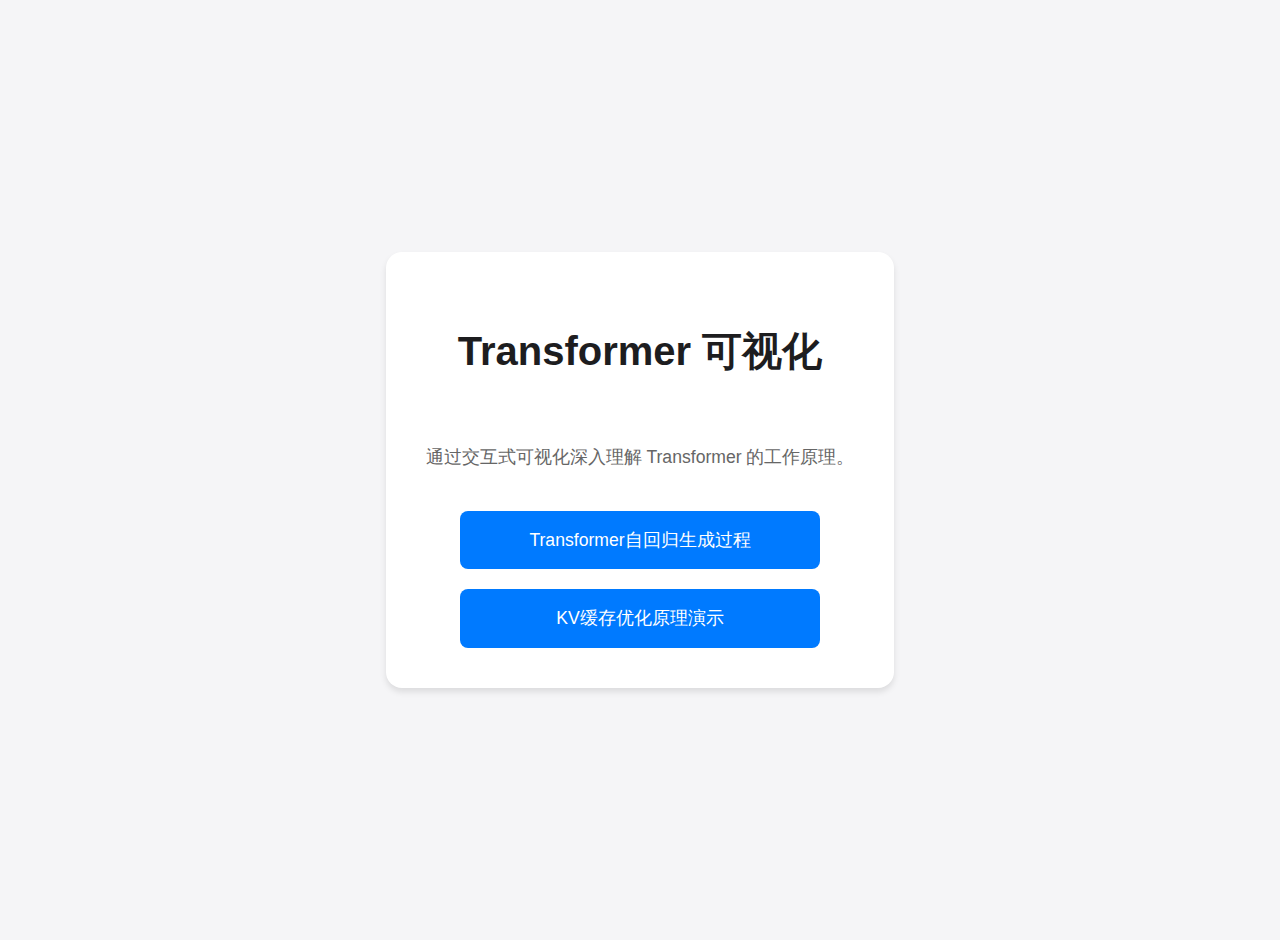
<file: index.html>
<!DOCTYPE html>
<html lang="zh">
<head>
    <meta charset="UTF-8">
    <meta name="viewport" content="width=device-width, initial-scale=1.0">
    <title>Transformer 可视化</title>
    <style>
        :root {
            --primary-color: #007AFF;
            --background-color: #F5F5F7;
            --text-color: #1D1D1F;
        }

        body {
            font-family: -apple-system, BlinkMacSystemFont, "Segoe UI", Roboto, sans-serif;
            margin: 0;
            padding: 20px;
            background-color: var(--background-color);
            color: var(--text-color);
            line-height: 1.6;
            min-height: 100vh;
            display: flex;
            align-items: center;
            justify-content: center;
        }

        .container {
            max-width: 800px;
            margin: 0 auto;
            padding: 40px;
            background: white;
            border-radius: 16px;
            box-shadow: 0 4px 6px rgba(0,0,0,0.1);
            text-align: center;
        }

        h1 {
            color: var(--text-color);
            margin-bottom: 1.5em;
            font-size: 2.5em;
        }

        .nav-buttons {
            display: flex;
            flex-direction: column;
            gap: 20px;
            justify-content: center;
            margin-top: 40px;
            align-items: center;
        }

        .nav-button {
            background-color: var(--primary-color);
            color: white;
            border: none;
            padding: 15px 30px;
            border-radius: 8px;
            font-size: 1.1em;
            cursor: pointer;
            transition: transform 0.3s ease, box-shadow 0.3s ease;
            text-decoration: none;
            display: flex;
            align-items: center;
            gap: 10px;
            width: 300px;
            justify-content: center;
        }

        .nav-button:hover {
            transform: translateY(-2px);
            box-shadow: 0 4px 12px rgba(0,122,255,0.2);
        }

        .description {
            margin: 20px 0;
            color: #666;
            font-size: 1.1em;
            max-width: 600px;
            margin: 0 auto;
            line-height: 1.6;
        }
    </style>
</head>
<body>
    <div class="container">
        <h1>Transformer 可视化</h1>
        <p class="description">
            通过交互式可视化深入理解 Transformer 的工作原理。
        </p>
        <div class="nav-buttons">
            <a href="transformer_autoregressive.html" class="nav-button">
                Transformer自回归生成过程
            </a>
            <a href="kv_cache_demo.html" class="nav-button">
                KV缓存优化原理演示
            </a>
        </div>
    </div>
</body>
</html>
</file>
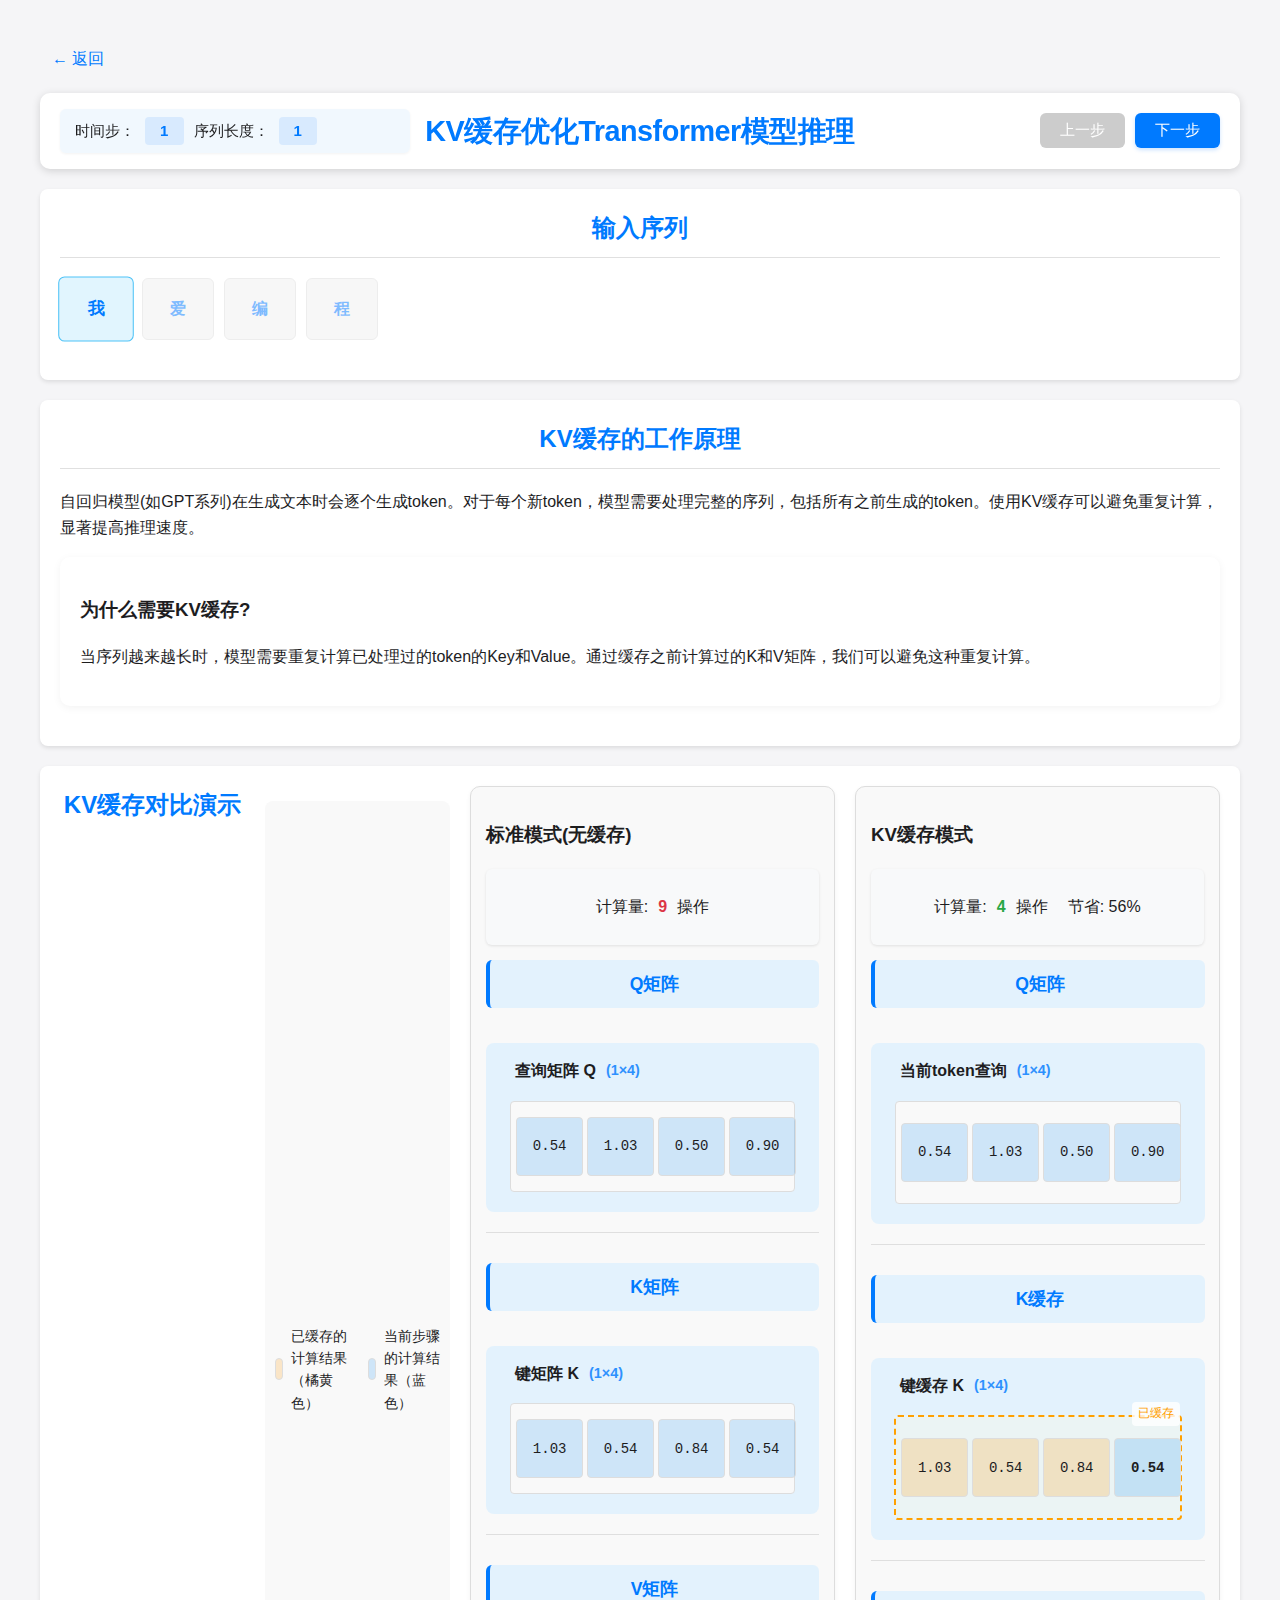
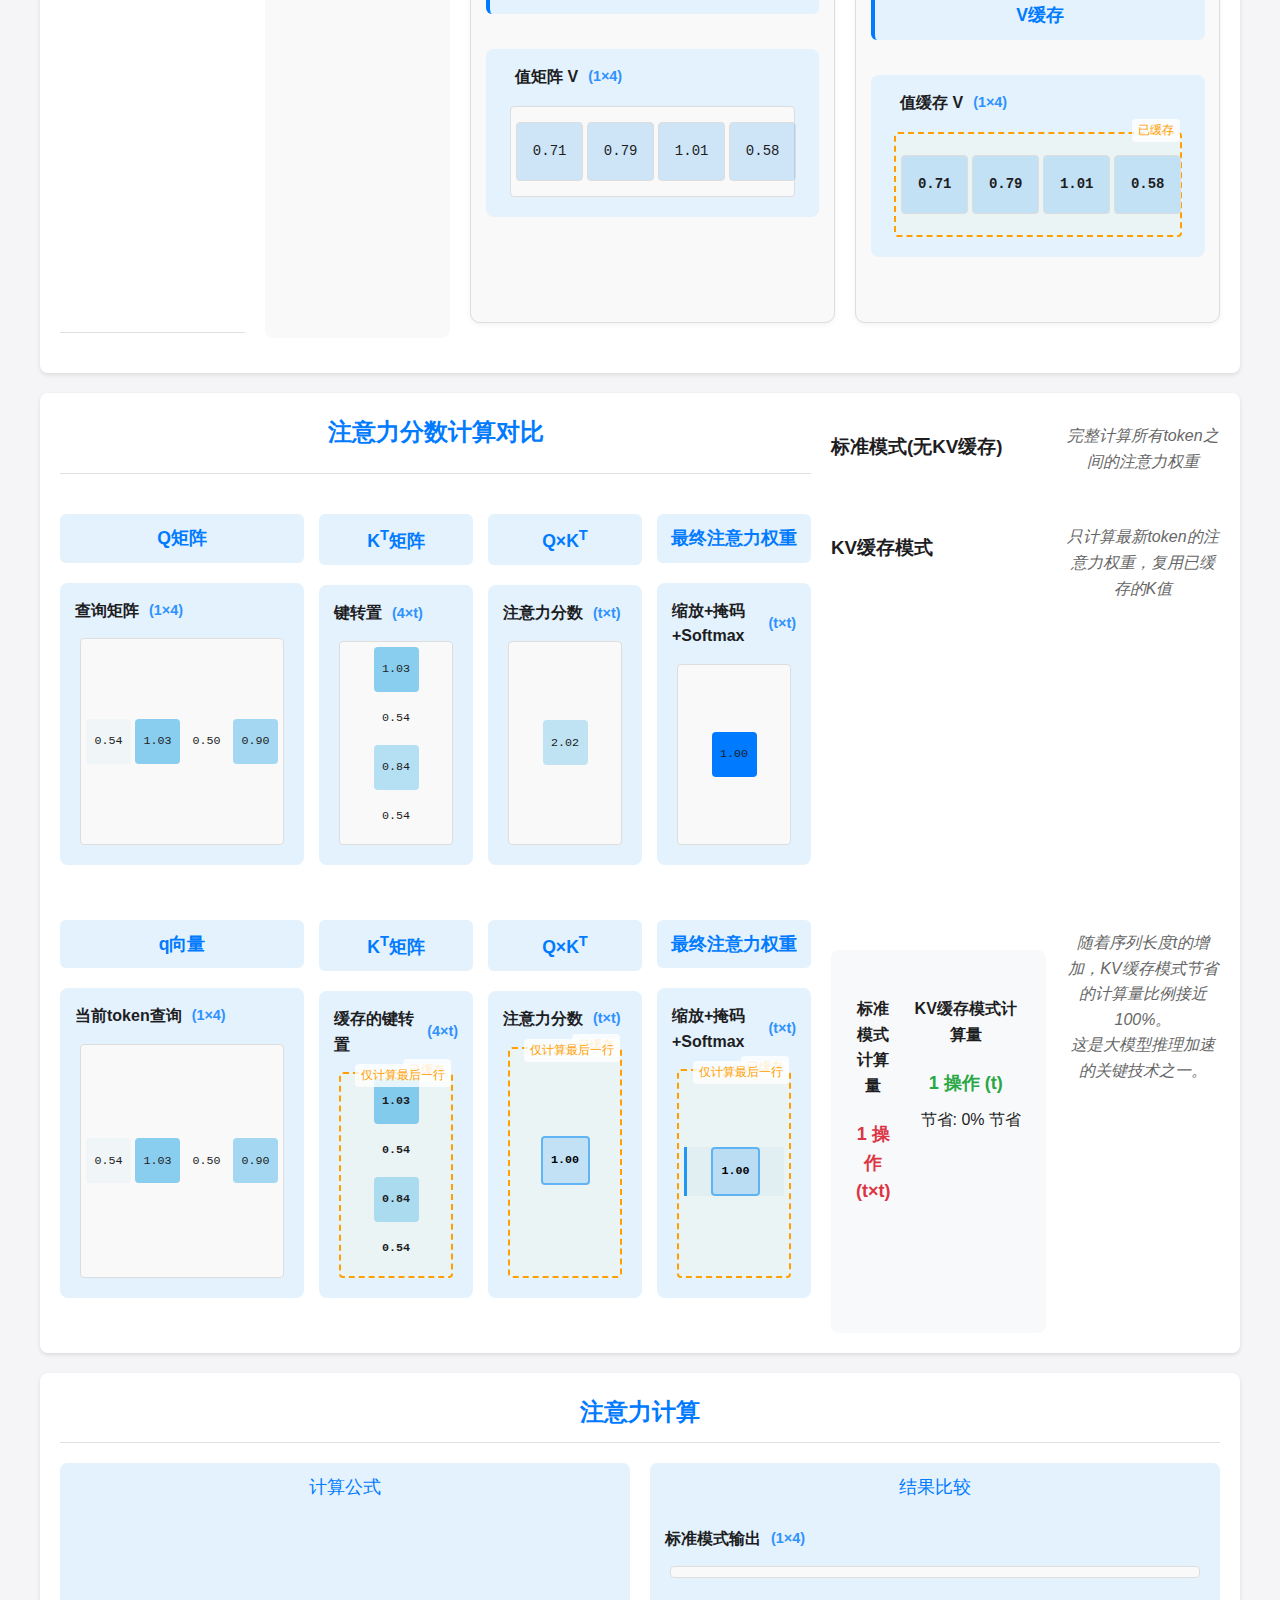
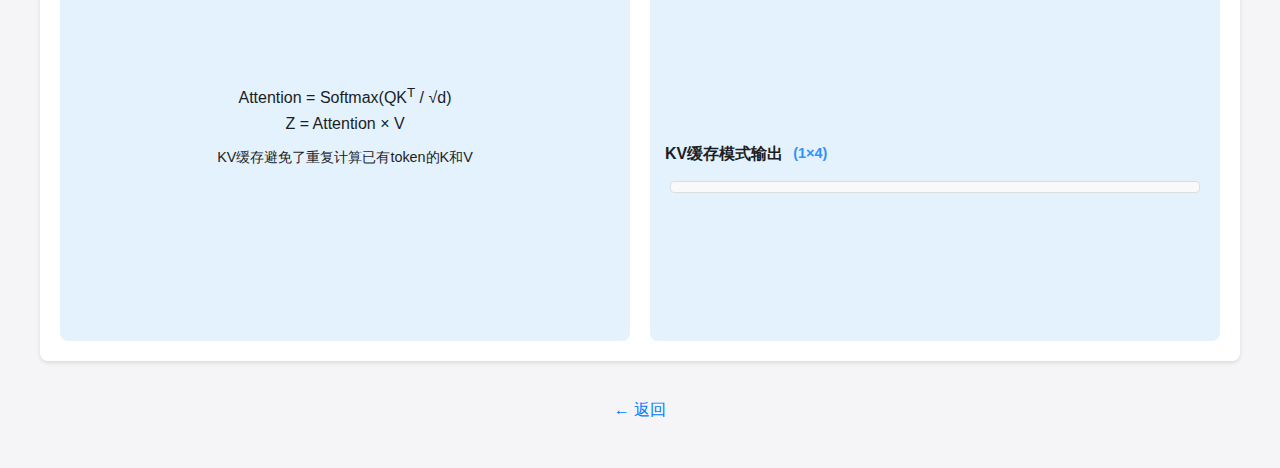
<file: kv-cache-demo.html>
<!DOCTYPE html>
<html lang="zh">
<head>
    <meta charset="UTF-8">
    <meta name="viewport" content="width=device-width, initial-scale=1.0">
    <title>KV缓存优化演示</title>
    <link rel="stylesheet" href="css/transformer.css">
    <link rel="stylesheet" href="css/components/kv-cache.css">
</head>
<body>
    <div class="container">
        <!-- 顶部独立的返回按钮 -->
        <div class="back-button-container">
            <a href="index.html" class="back-button">← 返回</a>
        </div>
        
        <!-- 步骤控制与标题融合在一起 -->
        <div class="step-controls">
            <div class="step-indicator">
                <span>时间步：</span><span id="currentStep">0</span>
                <span>序列长度：</span><span id="sequenceLength">1</span>
            </div>
            <div class="header">
                <h1>KV缓存优化Transformer模型推理</h1>
            </div>
            <div class="buttons-container">
                <button id="prevStep" class="btn">上一步</button>
                <button id="nextStep" class="btn">下一步</button>
            </div>
        </div>

        <!-- 各个组件的容器 -->
        <div id="sequence-container"></div>
        <div id="intro-container"></div>
        <div id="comparison-container"></div>
        <div id="attention-container"></div>

        <!-- 底部独立的返回按钮 -->
        <div class="footer-back-button">
            <a href="index.html" class="back-button">← 返回</a>
        </div>
    </div>

    <!-- 组件加载脚本 -->
    <script type="module">
        import { loadComponents } from './js/utils/component-loader.js';
        
        // 定义要加载的组件
        const components = [
            { url: './components/sequence-section.html', target: '#sequence-container' },
            { url: './components/kv-intro-section.html', target: '#intro-container' },
            { url: './components/kv-attention-section.html', target: '#attention-container' },
            { url: './components/kv-comparison-section.html', target: '#comparison-container' }
        ];
        
        // 当DOM加载完成后加载组件
        document.addEventListener('DOMContentLoaded', async () => {
            try {
                // 加载所有组件
                await loadComponents(components);
                console.log('所有组件加载完成');
                
                // 加载控制器并初始化
                const { initializeApp } = await import('./js/kv-cache-demo.js');
                initializeApp();
            } catch (error) {
                console.error('组件加载失败:', error);
            }
        });
    </script>
</body>
</html>
</file>
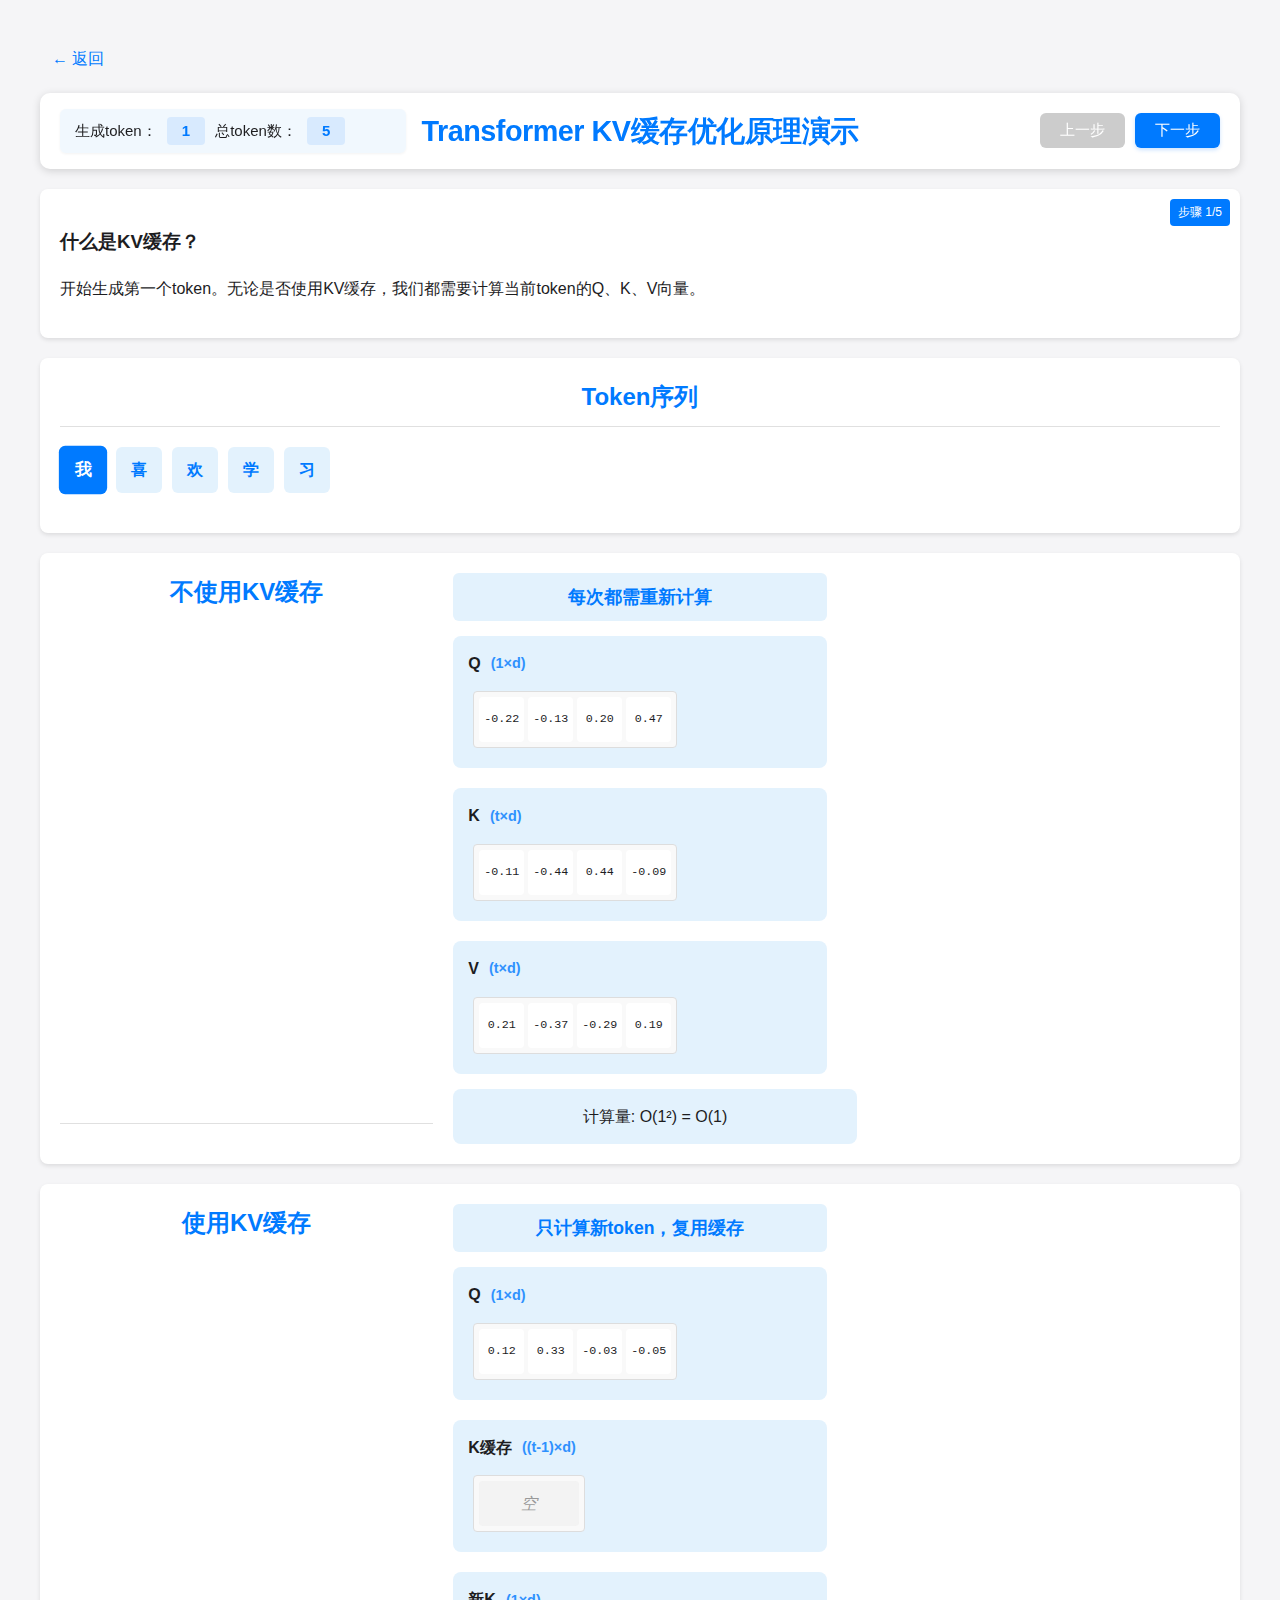
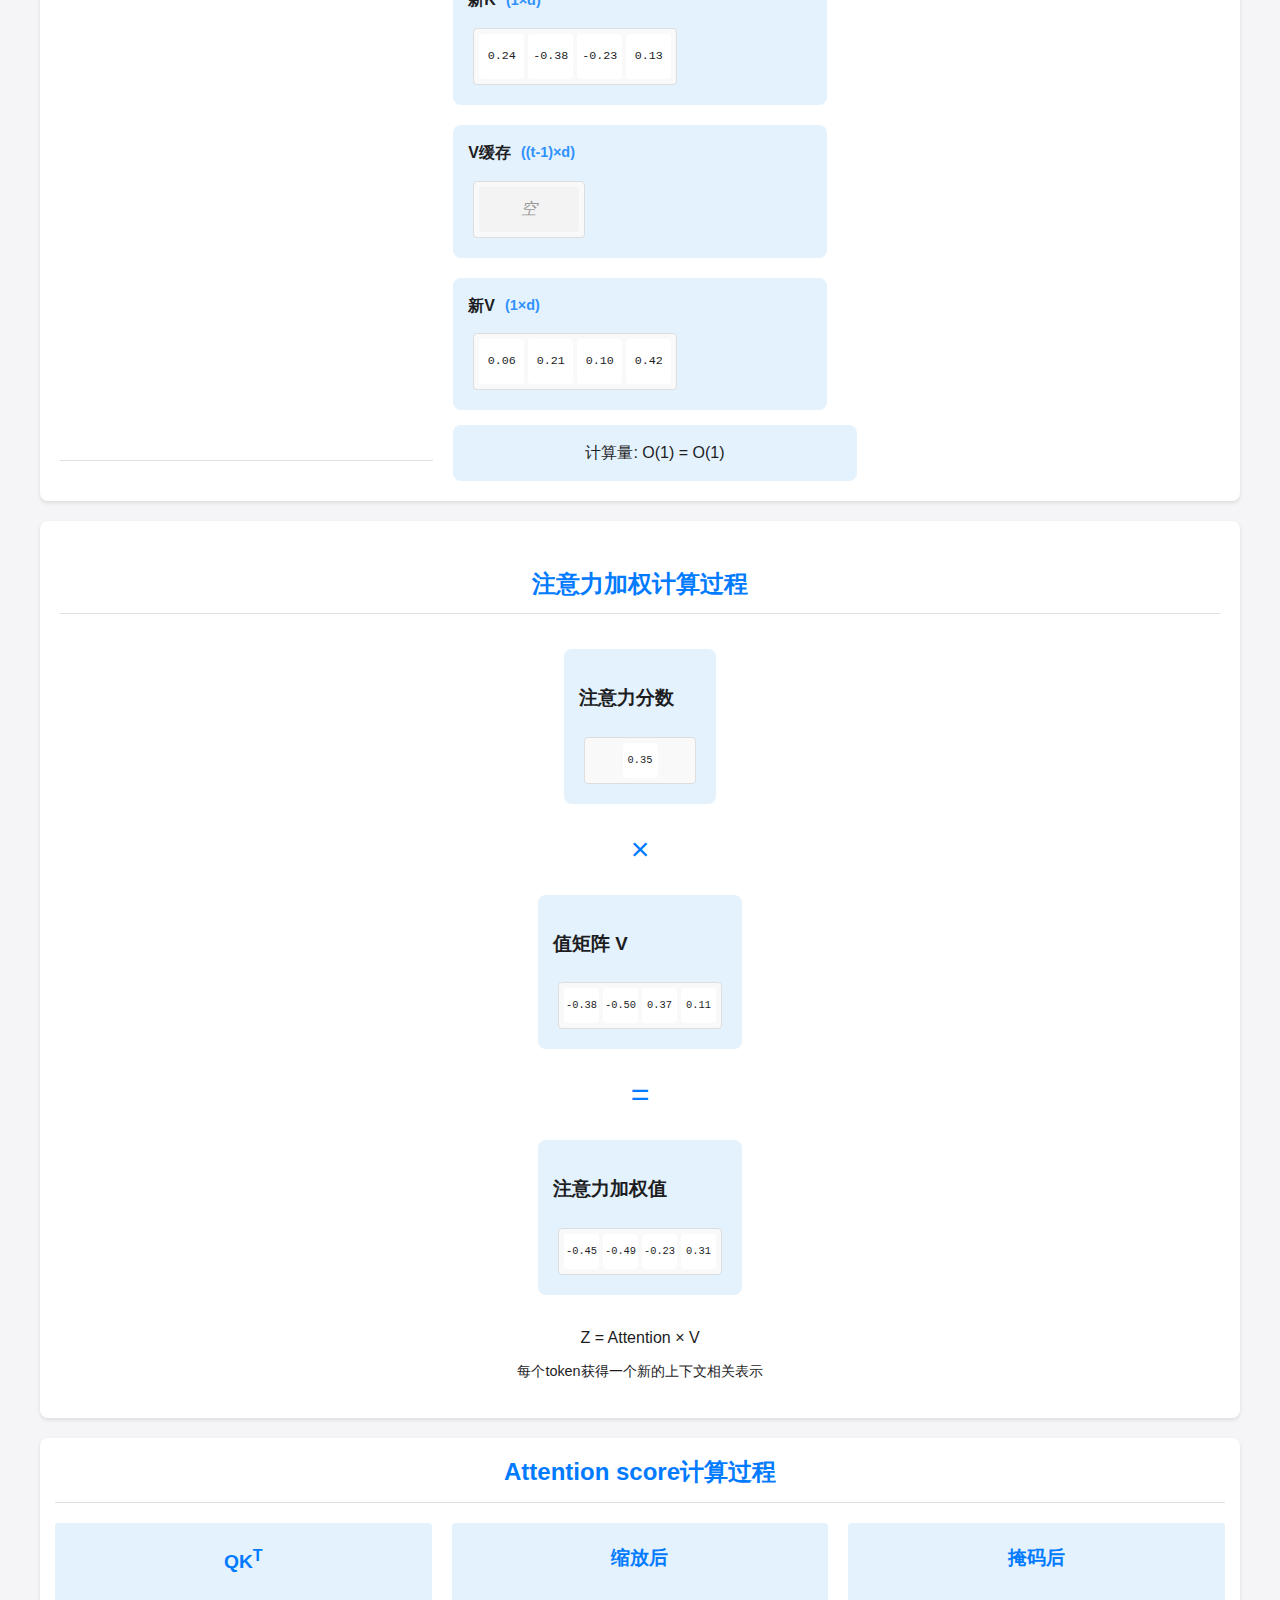
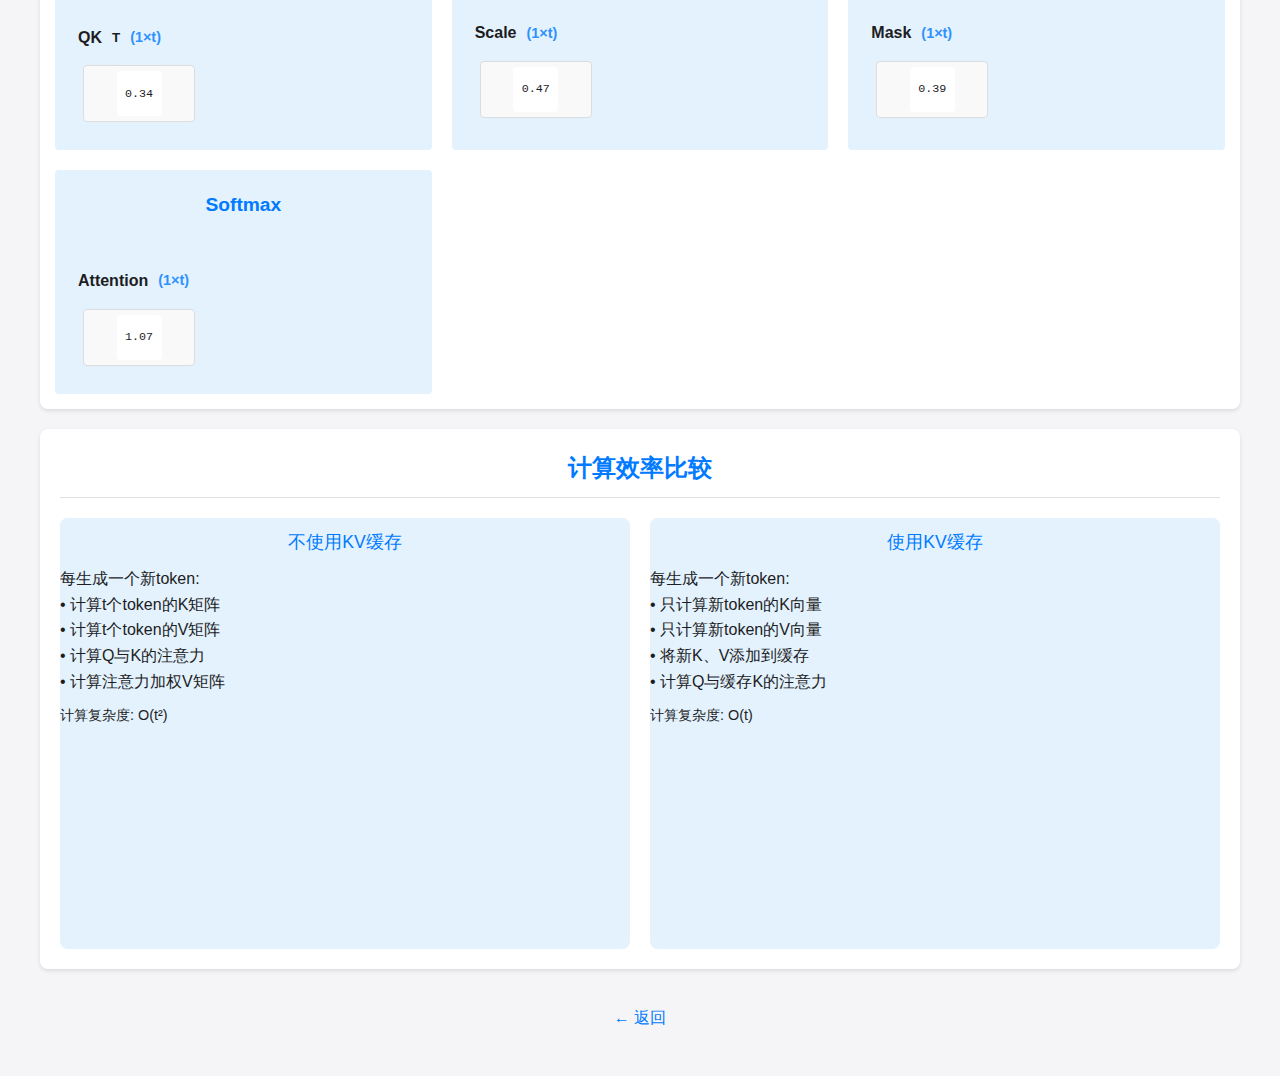
<file: kv_cache_demo.html>
<!DOCTYPE html>
<html lang="zh">
<head>
    <meta charset="UTF-8">
    <meta name="viewport" content="width=device-width, initial-scale=1.0">
    <title>Transformer KV缓存优化原理演示</title>
    <link rel="stylesheet" href="css/transformer.css">
</head>
<body>
    <div class="container">
        <!-- 顶部独立的返回按钮 -->
        <div class="back-button-container">
            <a href="index.html" class="back-button">← 返回</a>
        </div>
        
        <!-- 步骤控制与标题融合在一起 -->
        <div class="step-controls">
            <div class="step-indicator">
                <span>生成token：</span><span id="currentToken">1</span>
                <span>总token数：</span><span id="totalTokens">5</span>
            </div>
            <div class="header">
                <h1>Transformer KV缓存优化原理演示</h1>
            </div>
            <div class="buttons-container">
                <button id="prevStep" class="btn">上一步</button>
                <button id="nextStep" class="btn">下一步</button>
            </div>
        </div>

        <!-- 解释区域 -->
        <div class="component-section step-explanation">
            <div class="current-step-info" id="stepInfo">步骤 1/5</div>
            <h3>什么是KV缓存？</h3>
            <p>KV缓存(Key-Value缓存)是一种优化技术，用于减少Transformer模型在自回归生成过程中的计算量。在生成每个新token时，不需要重新计算已生成token的K(Key)和V(Value)矩阵，而是复用之前的计算结果。</p>
        </div>

        <!-- 序列展示 - 重用sequence-section的样式 -->
        <div id="sequence-container" class="component-section">
            <h2 class="section-title">Token序列</h2>
            <div class="sequence-display" id="tokenSequence">
                <div class="token" data-token-id="0">我</div>
                <div class="token" data-token-id="1">喜</div>
                <div class="token" data-token-id="2">欢</div>
                <div class="token" data-token-id="3">学</div>
                <div class="token" data-token-id="4">习</div>
            </div>
        </div>

        <!-- KV缓存对比展示 -->
        <div class="grid-layout-2">
            <!-- 左侧：不使用KV缓存 -->
            <div class="component-section matrix-section">
                <h2 class="section-title">不使用KV缓存</h2>
                <div class="calculation-container">
                    <h3>每次都需重新计算</h3>
                    <div id="without-cache-matrices" class="matrices-grid">
                        <div class="matrix-container">
                            <div class="matrix-group">
                                <div class="matrix-label">Q <span class="matrix-dimensions">(1×d)</span></div>
                                <div id="queryMatrix" class="matrix"></div>
                            </div>
                        </div>
                        <div class="matrix-container">
                            <div class="matrix-group">
                                <div class="matrix-label">K <span class="matrix-dimensions">(t×d)</span></div>
                                <div id="keyMatrixFull" class="matrix"></div>
                            </div>
                        </div>
                        <div class="matrix-container">
                            <div class="matrix-group">
                                <div class="matrix-label">V <span class="matrix-dimensions">(t×d)</span></div>
                                <div id="valueMatrixFull" class="matrix"></div>
                            </div>
                        </div>
                    </div>
                    <div class="calculation-flow">
                        <div class="flow-step">
                            <div id="computationCount" class="process-explanation">计算量: O(t²)</div>
                        </div>
                    </div>
                </div>
            </div>

            <!-- 右侧：使用KV缓存 -->
            <div class="component-section matrix-section">
                <h2 class="section-title">使用KV缓存</h2>
                <div class="calculation-container">
                    <h3>只计算新token，复用缓存</h3>
                    <div id="with-cache-matrices" class="matrices-grid">
                        <div class="matrix-container">
                            <div class="matrix-group">
                                <div class="matrix-label">Q <span class="matrix-dimensions">(1×d)</span></div>
                                <div id="queryCacheMatrix" class="matrix"></div>
                            </div>
                        </div>
                        <div class="matrix-container">
                            <div class="matrix-group">
                                <div class="matrix-label">K缓存 <span class="matrix-dimensions">((t-1)×d)</span></div>
                                <div id="keyCacheMatrix" class="matrix"></div>
                            </div>
                            <div class="matrix-group">
                                <div class="matrix-label">新K <span class="matrix-dimensions">(1×d)</span></div>
                                <div id="keyNewMatrix" class="matrix"></div>
                            </div>
                        </div>
                        <div class="matrix-container">
                            <div class="matrix-group">
                                <div class="matrix-label">V缓存 <span class="matrix-dimensions">((t-1)×d)</span></div>
                                <div id="valueCacheMatrix" class="matrix"></div>
                            </div>
                            <div class="matrix-group">
                                <div class="matrix-label">新V <span class="matrix-dimensions">(1×d)</span></div>
                                <div id="valueNewMatrix" class="matrix"></div>
                            </div>
                        </div>
                    </div>
                    <div class="calculation-flow">
                        <div class="flow-step">
                            <div id="computationCountCache" class="process-explanation">计算量: O(t)</div>
                        </div>
                    </div>
                </div>
            </div>
        </div>

        <!-- 矩阵乘法区域 - 使用现有组件 -->
        <div id="matrix-multiplication-container"></div>
        
        <!-- 注意力矩阵展示 - 使用现有组件 -->
        <div id="attention-matrices-container"></div>

        <!-- 计算效率比较 -->
        <div class="component-section matrix-multiplication-section">
            <h2 class="section-title">计算效率比较</h2>
            <div class="formula-result-layout">
                <div class="left-formula">
                    <div class="formula">
                        <h3>不使用KV缓存</h3>
                        <div>每生成一个新token:</div>
                        <div>• 计算t个token的K矩阵</div>
                        <div>• 计算t个token的V矩阵</div>
                        <div>• 计算Q与K的注意力</div>
                        <div>• 计算注意力加权V矩阵</div>
                        <div class="formula-desc">计算复杂度: O(t²)</div>
                    </div>
                </div>
                <div class="right-result">
                    <div class="formula">
                        <h3>使用KV缓存</h3>
                        <div>每生成一个新token:</div>
                        <div>• 只计算新token的K向量</div>
                        <div>• 只计算新token的V向量</div>
                        <div>• 将新K、V添加到缓存</div>
                        <div>• 计算Q与缓存K的注意力</div>
                        <div class="formula-desc">计算复杂度: O(t)</div>
                    </div>
                </div>
            </div>
        </div>

        <!-- 底部独立的返回按钮 -->
        <div class="footer-back-button">
            <a href="index.html" class="back-button">← 返回</a>
        </div>
    </div>

    <!-- 组件加载脚本 -->
    <script type="module">
        import { loadComponents } from './js/utils/component-loader.js';
        
        // 定义要加载的组件
        const components = [
            { url: './components/matrix-multiplication-section.html', target: '#matrix-multiplication-container' },
            { url: './components/attention-matrices.html', target: '#attention-matrices-container' }
        ];
        
        // 当DOM加载完成后加载组件
        document.addEventListener('DOMContentLoaded', async () => {
            try {
                // 加载所有组件
                await loadComponents(components);
                console.log('所有组件加载完成');
                
                // 加载KV缓存控制器
                const { initializeKVCacheDemo } = await import('./js/kv_cache_controller.js');
                initializeKVCacheDemo();
            } catch (error) {
                console.error('组件加载失败:', error);
            }
        });
    </script>
</body>
</html>
</file>
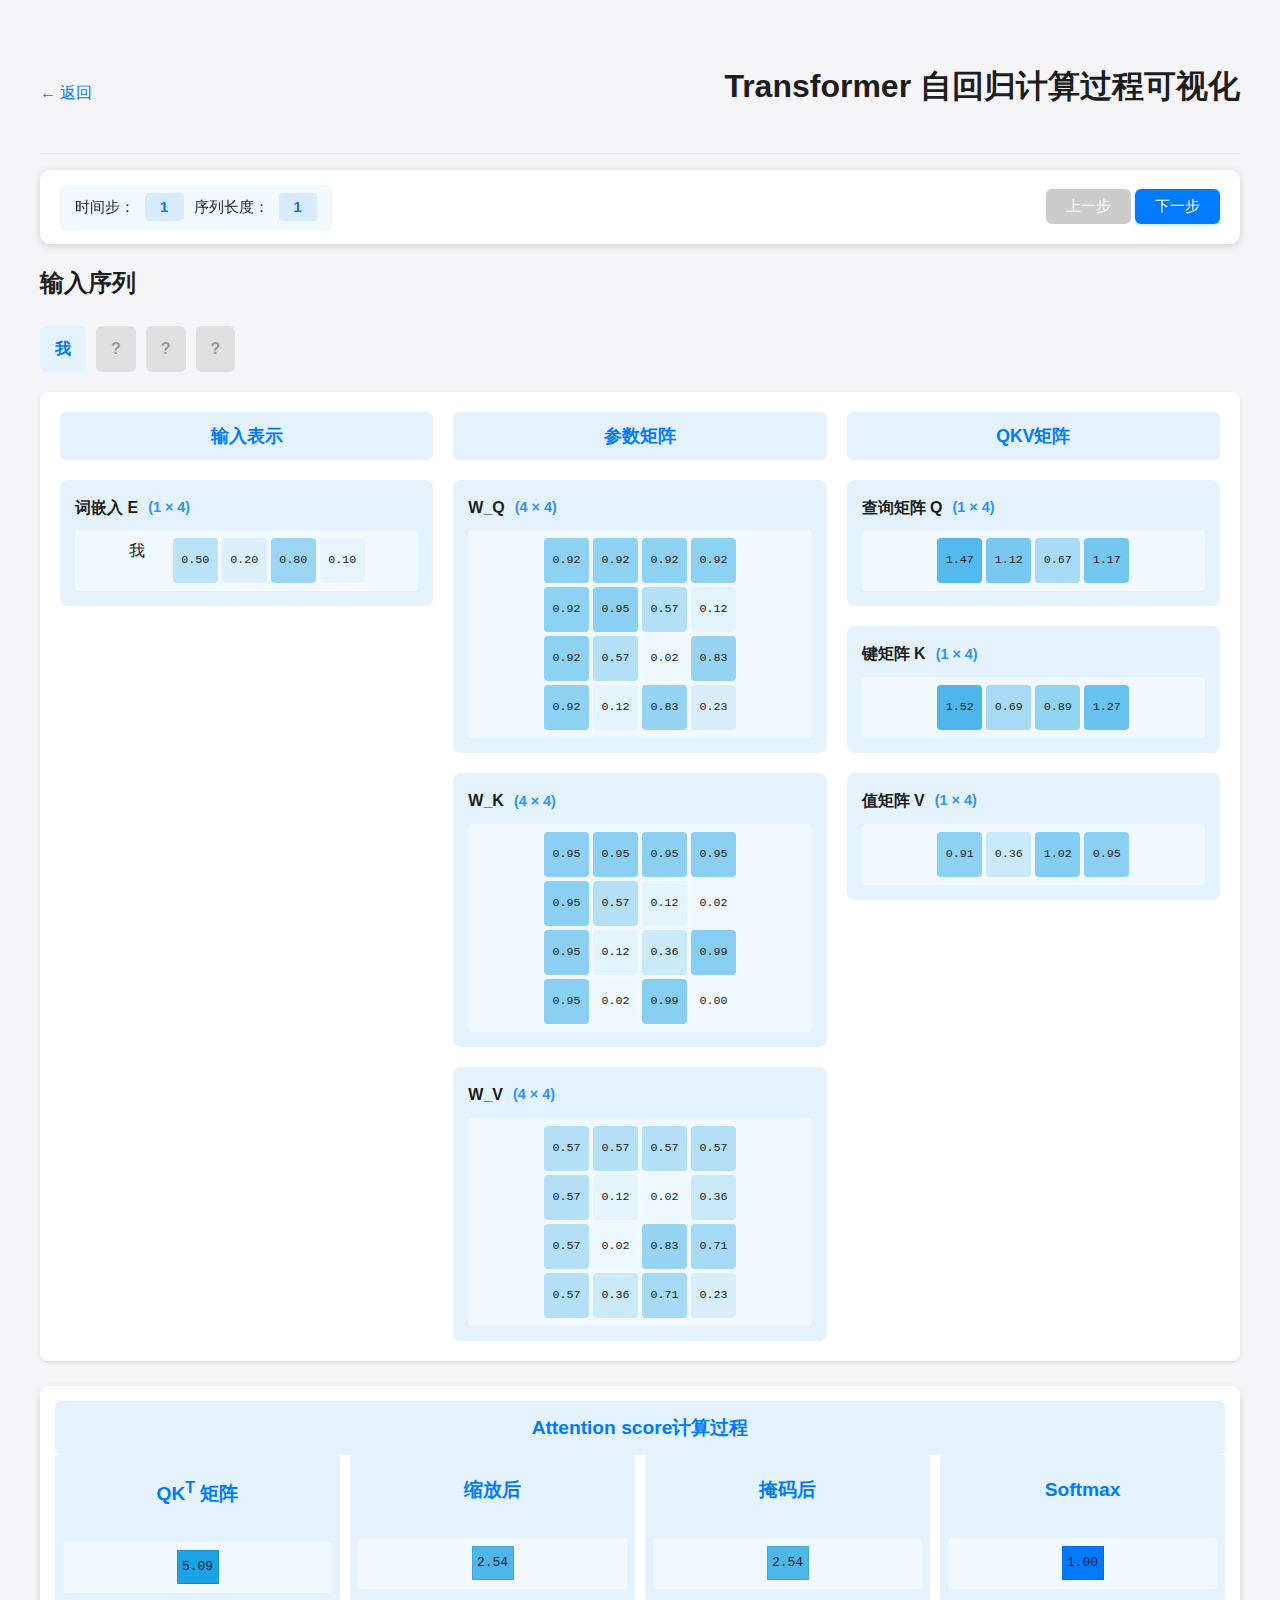
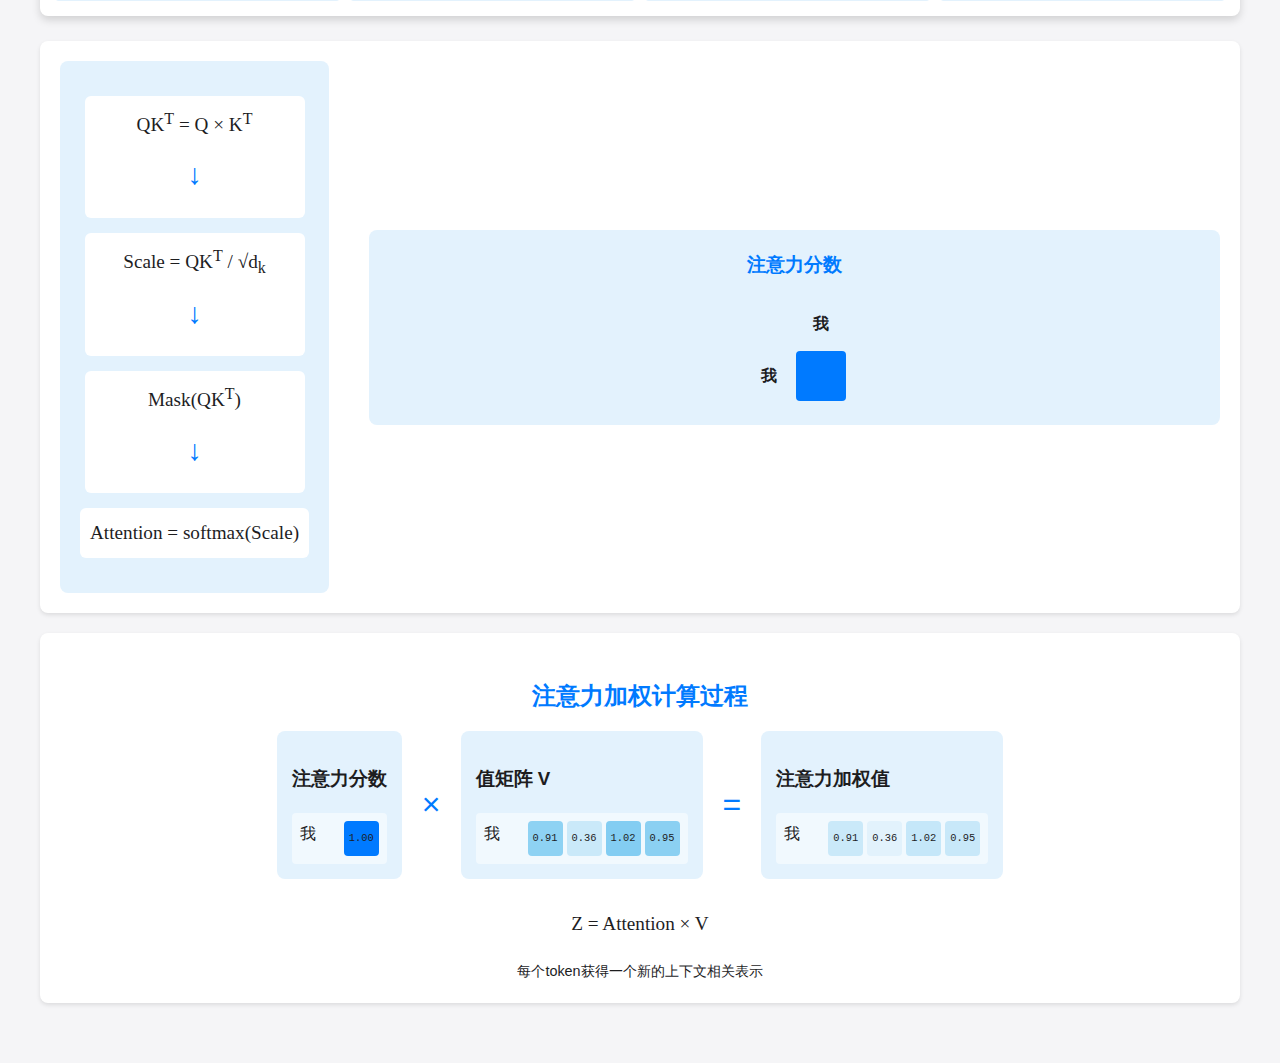
<file: transformer_autoregressive.html>
<!DOCTYPE html>
<html lang="zh">
<head>
    <meta charset="UTF-8">
    <meta name="viewport" content="width=device-width, initial-scale=1.0">
    <title>Transformer 自回归计算过程</title>
    <link rel="stylesheet" href="css/transformer_autoregressive.css">
</head>
<body>
    <div class="container">
        <div class="header">
            <a href="index.html" class="back-button">← 返回</a>
            <h1>Transformer 自回归计算过程可视化</h1>
        </div>

        <div class="step-controls">
            <div class="step-indicator">
                <span>时间步：</span><span id="currentStep">1</span>
                <span>序列长度：</span><span id="sequenceLength">1</span>
            </div>
            <div class="buttons-container">
                <button id="prevStep" onclick="previousStep()">上一步</button>
                <button id="nextStep" onclick="nextStep()">下一步</button>
            </div>
        </div>

        <div class="sequence-section">
            <h2>输入序列</h2>
            <div id="inputSequence" class="sequence-display"></div>
        </div>

        <div class="matrix-section">
            <div class="matrix-container">
                <h3>输入表示</h3>
                <div class="matrix-group">
                    <div class="matrix-label">
                        词嵌入 E <span id="EmbeddingMatrixSize" class="matrix-dimensions">(t×4)</span>
                    </div>
                    <div id="embeddingMatrix" class="matrix"></div>
                </div>
            </div>

            <div class="matrix-container">
                <h3>参数矩阵</h3>
                <div class="matrix-group">
                    <div class="matrix-label">
                        W_Q <span id="W_QMatrixSize" class="matrix-dimensions">(4×4)</span>
                    </div>
                    <div id="wqMatrix" class="matrix"></div>
                </div>
                <div class="matrix-group">
                    <div class="matrix-label">
                        W_K <span id="W_KMatrixSize" class="matrix-dimensions">(4×4)</span>
                    </div>
                    <div id="wkMatrix" class="matrix"></div>
                </div>
                <div class="matrix-group">
                    <div class="matrix-label">
                        W_V <span id="W_VMatrixSize" class="matrix-dimensions">(4×4)</span>
                    </div>
                    <div id="wvMatrix" class="matrix"></div>
                </div>
            </div>
            
            <div class="matrix-container">
                <h3>QKV矩阵</h3>
                <div class="matrix-group">
                    <div class="matrix-label">
                        查询矩阵 Q <span id="QMatrixSize" class="matrix-dimensions">(1×4)</span>
                    </div>
                    <div id="qMatrix" class="matrix"></div>
                </div>
                <div class="matrix-group">
                    <div class="matrix-label">
                        键矩阵 K <span id="KMatrixSize" class="matrix-dimensions">(1×4)</span>
                    </div>
                    <div id="kMatrix" class="matrix"></div>
                </div>
                <div class="matrix-group">
                    <div class="matrix-label">
                        值矩阵 V <span id="VMatrixSize" class="matrix-dimensions">(1×4)</span>
                    </div>
                    <div id="vMatrix" class="matrix"></div>
                </div>
            </div>
        </div>

        <div class="attention-matrices">
            <h3 class="section-title">Attention score计算过程</h3>
            <div class="attention-matrices-grid">
                <div class="matrix-container">
                    <h3>QK<sup>T</sup> 矩阵</h3>
                    <div id="qkMatrix" class="matrix ultra-compact-matrix"></div>
                </div>
                <div class="matrix-container">
                    <h3>缩放后</h3>
                    <div id="scaledQKMatrix" class="matrix ultra-compact-matrix"></div>
                </div>
                <div class="matrix-container">
                    <h3>掩码后</h3>
                    <div id="maskedQKMatrix" class="matrix ultra-compact-matrix"></div>
                </div>
                <div class="matrix-container">
                    <h3>Softmax</h3>
                    <div id="softmaxMatrix" class="matrix ultra-compact-matrix"></div>
                </div>
            </div>
        </div>

        <div class="attention-calculation">
            <div class="calculation-flow">
                <div class="flow-step">
                    <div class="formula">
                        QK<sup>T</sup> = Q × K<sup>T</sup>
                        <div class="arrow">↓</div>
                    </div>
                </div>
                <div class="flow-step">
                    <div class="formula">
                        Scale = QK<sup>T</sup> / √d<sub>k</sub>
                        <div class="arrow">↓</div>
                    </div>
                </div>
                <div class="flow-step">
                    <div class="formula">
                        Mask(QK<sup>T</sup>)
                        <div class="arrow">↓</div>
                    </div>
                </div>
                <div class="flow-step">
                    <div class="formula">
                        Attention = softmax(Scale)
                    </div>
                </div>
            </div>
            <div class="attention-scores">
                <h3>注意力分数</h3>
                <div id="attentionScores" class="attention-scores-matrix"></div>
            </div>
        </div>

        <!-- 注意力加权计算部分 - 新布局 -->
        <div class="matrix-multiplication-section">
            <h3 class="section-title">注意力加权计算过程</h3>
            <div class="matrix-multiplication-container">
                <div class="matrix-group">
                    <h3>注意力分数</h3>
                    <div id="attentionMatrixForMultiply" class="matrix compact-matrix"></div>
                </div>
                <div class="multiplication-sign">×</div>
                <div class="matrix-group">
                    <h3>值矩阵 V</h3>
                    <div id="vMatrixForMultiply" class="matrix compact-matrix"></div>
                </div>
                <div class="equals-sign">=</div>
                <div class="matrix-group">
                    <h3>注意力加权值</h3>
                    <div id="weightedValues" class="matrix compact-matrix"></div>
                </div>
            </div>
            <div class="matrix-formula">
                <div class="formula">
                    Z = Attention × V
                </div>
                <div class="formula-desc">
                    每个token获得一个新的上下文相关表示
                </div>
            </div>
        </div>
    </div>

    <script src="js/transformer_autoregressive.js"></script>
</body>
</html>
</file>
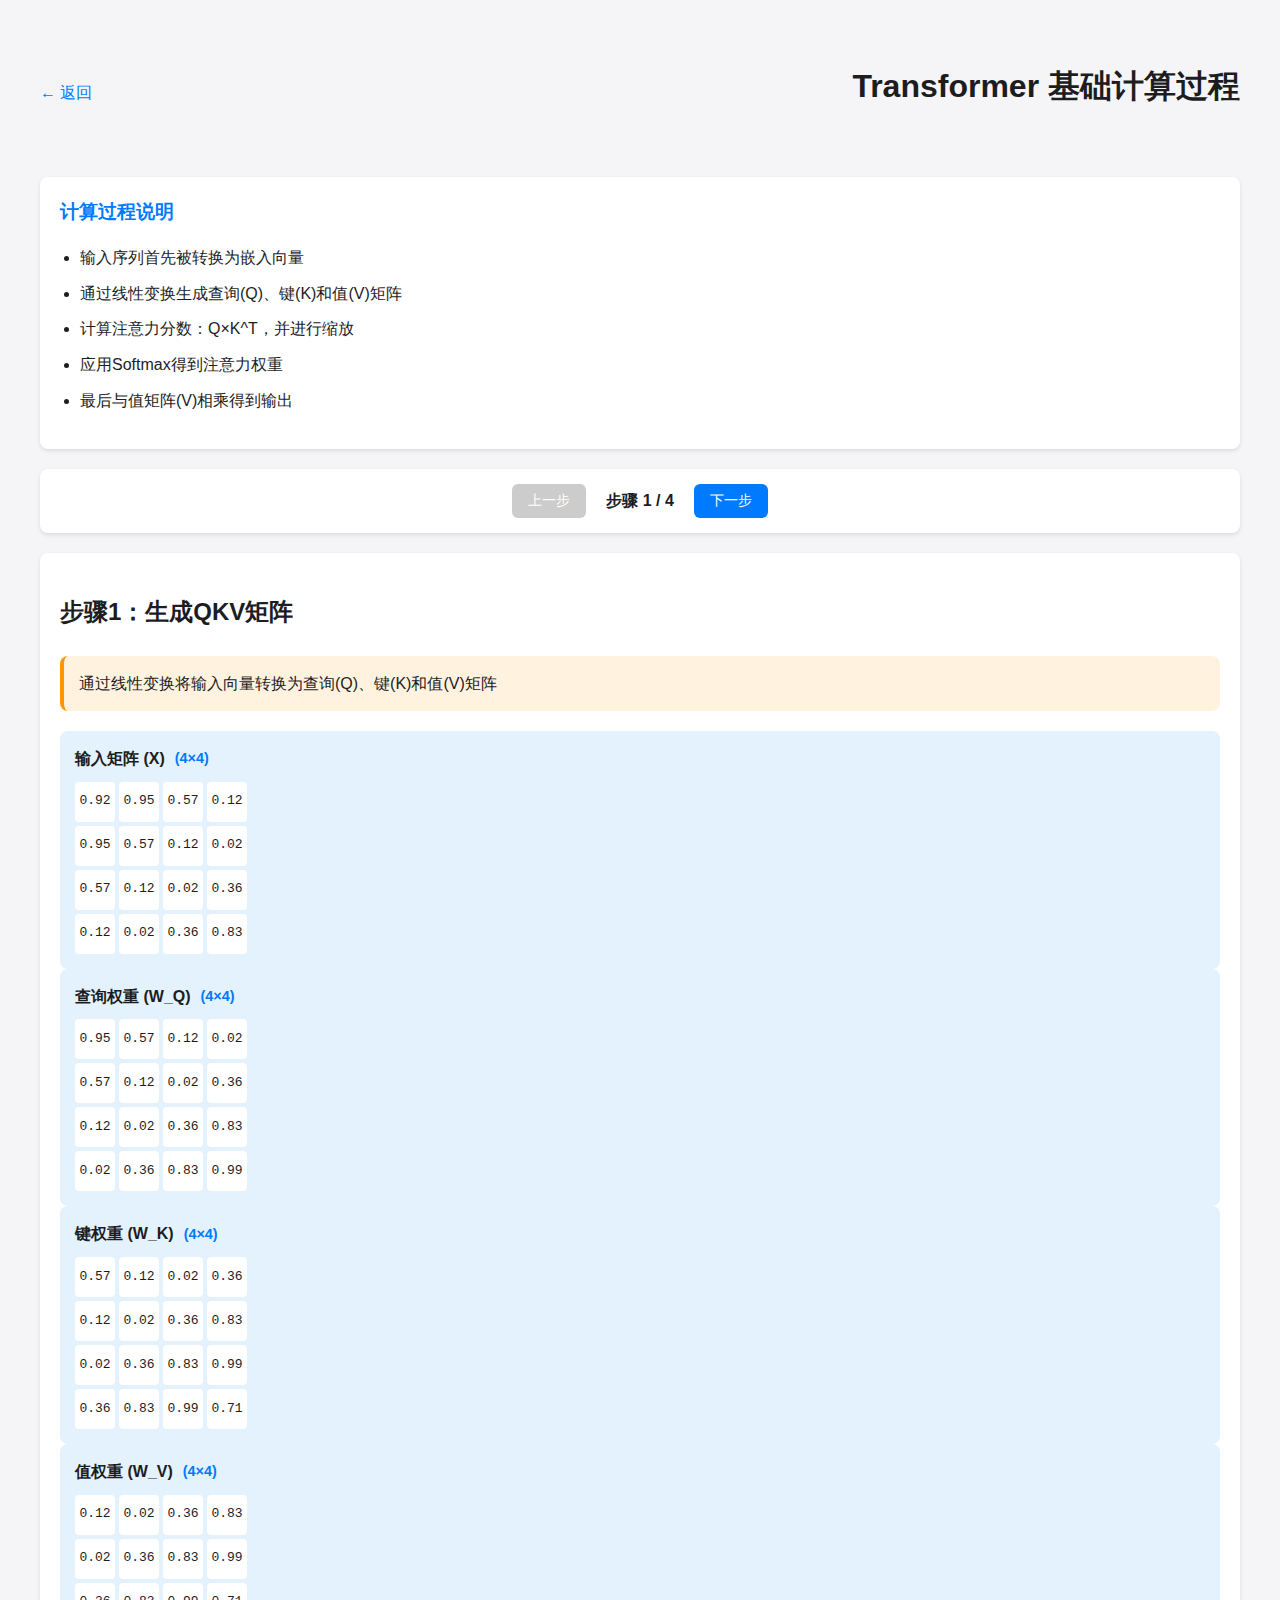
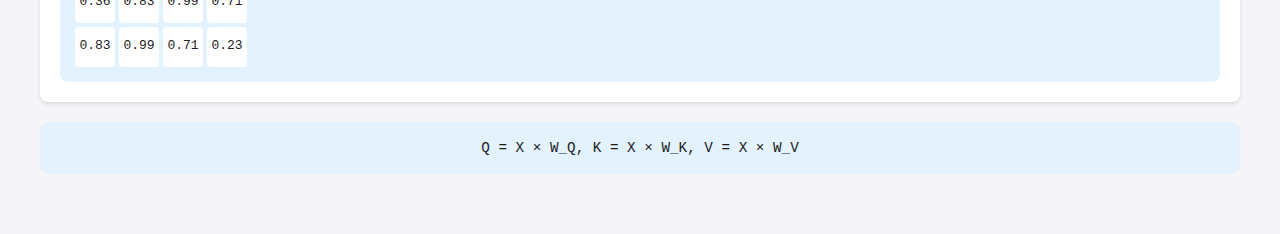
<file: transformer_calculation.html>
<!DOCTYPE html>
<html lang="zh">
<head>
    <meta charset="UTF-8">
    <meta name="viewport" content="width=device-width, initial-scale=1.0">
    <title>Transformer 基础计算过程</title>
    <style>
        :root {
            --primary-color: #007AFF;
            --background-color: #F5F5F7;
            --text-color: #1D1D1F;
            --matrix-bg: #E3F2FD;
            --highlight-color: #FF9500;
            --matrix-border: #D3D3D3;
        }

        body {
            font-family: -apple-system, BlinkMacSystemFont, "Segoe UI", Roboto, sans-serif;
            margin: 0;
            padding: 20px;
            background-color: var(--background-color);
            color: var(--text-color);
            line-height: 1.6;
        }

        .container {
            max-width: 1200px;
            margin: 0 auto;
            padding: 20px;
        }

        .header {
            display: flex;
            align-items: center;
            justify-content: space-between;
            margin-bottom: 2em;
        }

        .back-button {
            background: none;
            border: none;
            color: var(--primary-color);
            cursor: pointer;
            display: flex;
            align-items: center;
            gap: 5px;
            font-size: 1em;
            text-decoration: none;
        }

        h1, h2 {
            color: var(--text-color);
            margin-bottom: 1em;
        }

        .step-controls {
            display: flex;
            align-items: center;
            justify-content: center;
            gap: 20px;
            margin: 20px 0;
            padding: 15px;
            background: white;
            border-radius: 8px;
            box-shadow: 0 2px 4px rgba(0,0,0,0.1);
        }

        .step-controls button {
            background-color: var(--primary-color);
            color: white;
            border: none;
            padding: 8px 16px;
            border-radius: 6px;
            cursor: pointer;
            font-size: 14px;
            transition: all 0.3s ease;
        }

        .step-controls button:disabled {
            background-color: #ccc;
            cursor: not-allowed;
        }

        .step-indicator {
            font-weight: bold;
            color: var(--text-color);
        }

        .calculation-section {
            background: white;
            padding: 20px;
            border-radius: 8px;
            margin: 20px 0;
            box-shadow: 0 2px 4px rgba(0,0,0,0.1);
        }

        .matrix-container {
            display: flex;
            justify-content: space-around;
            flex-wrap: wrap;
            gap: 20px;
            margin: 20px 0;
        }

        .matrix-group {
            background: var(--matrix-bg);
            padding: 15px;
            border-radius: 8px;
            position: relative;
        }

        .matrix-label {
            margin-bottom: 10px;
            font-weight: bold;
            display: flex;
            align-items: center;
            gap: 10px;
        }

        .matrix-dimensions {
            color: var(--primary-color);
            font-size: 0.9em;
        }

        .matrix {
            display: flex;
            flex-direction: column;
            gap: 4px;
        }

        .matrix-row {
            display: flex;
            gap: 4px;
        }

        .matrix-cell {
            width: 40px;
            height: 40px;
            background: white;
            display: flex;
            align-items: center;
            justify-content: center;
            border-radius: 4px;
            font-family: monospace;
            transition: all 0.3s ease;
        }

        .matrix-cell:hover {
            transform: scale(1.1);
            box-shadow: 0 2px 8px rgba(0,0,0,0.1);
        }

        .formula {
            background: var(--matrix-bg);
            padding: 15px;
            border-radius: 8px;
            margin: 20px 0;
            font-family: monospace;
            font-size: 1.1em;
            text-align: center;
        }

        .step-explanation {
            margin: 20px 0;
            padding: 15px;
            background: #FFF3E0;
            border-radius: 8px;
            border-left: 4px solid var(--highlight-color);
        }

        .highlight {
            color: var(--highlight-color);
            font-weight: bold;
        }

        .process-explanation {
            background: white;
            padding: 20px;
            border-radius: 8px;
            margin: 20px 0;
            box-shadow: 0 2px 4px rgba(0,0,0,0.1);
        }

        .process-explanation h3 {
            color: var(--primary-color);
            margin-top: 0;
        }

        .process-explanation ul {
            padding-left: 20px;
        }

        .process-explanation li {
            margin: 10px 0;
        }

        .attention-section {
            margin: 20px 0;
            display: flex;
            flex-direction: column;
            align-items: center;
        }

        .attention-scores {
            display: grid;
            gap: 2px;
            background-color: var(--matrix-border);
            padding: 2px;
            border-radius: 8px;
            margin-top: 10px;
        }

        .heatmap-cell {
            display: flex;
            align-items: center;
            justify-content: center;
            font-size: 14px;
            border-radius: 4px;
            transition: all 0.3s ease;
            position: relative;
        }

        .heatmap-cell:hover::after {
            content: attr(data-value);
            position: absolute;
            background: rgba(0, 0, 0, 0.8);
            color: white;
            padding: 4px 8px;
            border-radius: 4px;
            font-size: 12px;
            z-index: 1000;
            top: -25px;
            left: 50%;
            transform: translateX(-50%);
        }

        .masked-cell {
            background-color: #f0f0f0 !important;
            position: relative;
        }

        .masked-cell::before {
            content: "×";
            position: absolute;
            font-size: 20px;
            color: #999;
        }

        .token-label {
            font-weight: bold;
            background-color: var(--matrix-bg);
            display: flex;
            align-items: center;
            justify-content: center;
            border-radius: 4px;
        }
    </style>
</head>
<body>
    <div class="container">
        <div class="header">
            <a href="index.html" class="back-button">← 返回</a>
            <h1>Transformer 基础计算过程</h1>
        </div>

        <div class="process-explanation">
            <h3>计算过程说明</h3>
            <ul>
                <li>输入序列首先被转换为嵌入向量</li>
                <li>通过线性变换生成查询(Q)、键(K)和值(V)矩阵</li>
                <li>计算注意力分数：Q×K^T，并进行缩放</li>
                <li>应用Softmax得到注意力权重</li>
                <li>最后与值矩阵(V)相乘得到输出</li>
            </ul>
        </div>

        <div class="step-controls">
            <button id="prevStep" onclick="previousStep()" disabled>上一步</button>
            <span class="step-indicator">步骤 <span id="currentStep">1</span> / <span id="totalSteps">4</span></span>
            <button id="nextStep" onclick="nextStep()">下一步</button>
        </div>

        <div class="calculation-section">
            <h2 id="stepTitle">步骤1：生成QKV矩阵</h2>
            <div id="stepExplanation" class="step-explanation">
                通过线性变换将输入向量转换为查询(Q)、键(K)和值(V)矩阵
            </div>
            <div id="calculationContent"></div>
        </div>

        <div class="formula" id="currentFormula">
            Q = X × W_Q, K = X × W_K, V = X × W_V
        </div>
    </div>
    
    <script src="js/transformer_calculation.js"></script>
</body>
</html>
</file>
<file: css/transformer.css>
/* 
 * Transformer自回归可视化组件样式
 * 主入口文件 - 导入所有组件样式
 */

/* 导入基础样式 */
@import 'base/variables.css';
@import 'base/layout.css';

/* 导入组件样式 */
@import 'components/controls.css';
@import 'components/matrix.css';
@import 'components/attention.css';

/* 导入工具样式 */
@import 'utils/responsive.css';

/* 添加矩阵表格样式 */
.matrix-table {
    border-collapse: collapse;
    margin: 10px 0;
}

.matrix-table td {
    border: 1px solid #ccc;
    padding: 4px 8px;
    text-align: center;
    min-width: 40px;
    font-size: 14px;
    font-family: monospace;
}

.matrix-empty {
    padding: 15px;
    color: #888;
    font-style: italic;
    border: 1px dashed #ccc;
    display: inline-block;
}

/* 确保矩阵容器正确显示 */
.matrix {
    display: inline-block;
    margin: 5px;
    border: 1px solid #ddd;
    padding: 5px;
    background-color: #f9f9f9;
    min-width: 100px;
}
</file>
<file: css/components/kv-cache.css>
/* KV缓存组件样式 */

/* 表格样式 */
.matrix-table {
    border-collapse: collapse;
    margin: 10px 0;
    font-size: 14px;
    width: 100%;
}

.matrix-table td {
    border: 1px solid #ddd;
    padding: 6px 10px;
    text-align: center;
    transition: background-color 0.3s ease;
}

/* 标准矩阵蓝色样式 */
.standard-matrix .matrix-cell {
    background-color: rgba(33, 150, 243, 0.2);
}

/* 缓存指示器 */
.cached-matrix {
    background-color: rgba(255, 248, 225, 0.3);
    border: 2px dashed #FFA000;
    position: relative;
}

.cached-matrix::before {
    content: "已缓存";
    position: absolute;
    top: -15px;
    right: 0;
    font-size: 12px;
    color: #FFA000;
    background-color: rgba(255, 255, 255, 0.8);
    padding: 2px 6px;
    border-radius: 4px;
}

/* 缓存行和当前行样式 */
.current-row {
    border-left: 3px solid #2196F3;
    background-color: rgba(33, 150, 243, 0.05);
}

.cached-row {
    border-left: 3px solid #FFA000;
    background-color: rgba(255, 152, 0, 0.05);
}

/* 缓存单元格和当前单元格样式 */
.current-cell {
    border: 2px solid rgba(33, 150, 243, 0.6) !important;
}

.cached-cell {
    border: 2px solid rgba(255, 152, 0, 0.6) !important;
}

/* Q矩阵高度调整，使两边对齐 */
#qMatrixCache {
    display: flex;
    flex-direction: column;
    justify-content: center;
    height: 100%;
    min-height: 192px; /* 默认最小高度，确保有足够空间 */
}

/* K矩阵高度调整，使两边对齐 */
#kMatrixCache {
    display: flex;
    flex-direction: column;
    justify-content: center;
    height: 100%;
    min-height: 192px; /* 默认最小高度，确保有足够空间 */
}

/* V矩阵高度调整，使两边对齐 */
#vMatrixCache {
    display: flex;
    flex-direction: column;
    justify-content: center;
    height: 100%;
    min-height: 192px; /* 默认最小高度，确保有足够空间 */
}

/* 计算节省指示器 */
.computation-counter {
    font-size: 16px;
    margin: 15px 0;
    padding: 8px;
    border-radius: 6px;
    background-color: #f8f9fa;
    text-align: center;
    box-shadow: 0 1px 3px rgba(0,0,0,0.1);
    min-height: 60px; /* 添加最小高度确保对齐 */
    display: flex;
    flex-direction: row; /* 改为行布局，显示在同一行 */
    justify-content: center; /* 水平居中内容 */
    align-items: center; /* 垂直居中 */
    flex-wrap: wrap; /* 小屏幕自动换行 */
    gap: 10px; /* 元素间间距 */
}

/* 节省信息样式 */
.savings-info {
    margin-left: 10px;
    white-space: nowrap;
}

.computation-saved {
    font-weight: bold;
    color: #28a745;
}

.computation-full {
    font-weight: bold;
    color: #dc3545;
}

/* 高亮新添加的值 */
.new-value {
    background-color: rgba(33, 150, 243, 0.2);
    font-weight: bold;
    animation: pulse-blue 1.5s infinite;
}

@keyframes pulse-blue {
    0% { background-color: rgba(33, 150, 243, 0.2); }
    50% { background-color: rgba(33, 150, 243, 0.4); }
    100% { background-color: rgba(33, 150, 243, 0.2); }
}

/* 已缓存的值 */
.cached-value {
    background-color: rgba(255, 152, 0, 0.2);
}

/* 图例样式 */
.legend-container {
    display: flex;
    align-items: center;
    justify-content: center;
    gap: 20px;
    margin: 15px 0;
    padding: 10px;
    background-color: #f9f9f9;
    border-radius: 8px;
}

.legend-item {
    display: flex;
    align-items: center;
    font-size: 14px;
}

.legend-color {
    width: 20px;
    height: 20px;
    margin-right: 8px;
    border: 1px solid #ddd;
    border-radius: 4px;
}

.legend-color.new {
    background-color: rgba(33, 150, 243, 0.2);
}

.legend-color.cached {
    background-color: rgba(255, 152, 0, 0.2);
}

/* 保持矩阵对齐的样式 */
.matrices-grid {
    display: grid;
    grid-template-columns: repeat(4, 1fr);
    gap: 15px;
    width: 100%;
    margin-bottom: 20px;
}

/* 垂直排列矩阵样式 */
.matrices-grid-vertical {
    display: grid;
    grid-template-columns: 1fr;
    gap: 20px;
    width: 100%;
    margin-bottom: 20px;
}

/* 在小屏幕上改为2列 */
@media (max-width: 1200px) {
    .matrices-grid {
        grid-template-columns: repeat(2, 1fr);
    }
}

/* 在更小的屏幕上改为1列 */
@media (max-width: 768px) {
    .matrices-grid {
        grid-template-columns: 1fr;
    }
}

.matrix-container {
    min-height: 200px;
    display: flex;
    flex-direction: column;
    margin-bottom: 15px;
}

/* 垂直排列时的矩阵容器样式 */
.matrices-grid-vertical .matrix-container {
    min-height: 150px;
    margin-bottom: 10px;
    border-bottom: 1px solid rgba(0,0,0,0.1);
    padding-bottom: 20px;
}

.matrices-grid-vertical .matrix-container:last-child {
    border-bottom: none;
}

/* 调整矩阵组的高度，确保一致性 */
.matrix-group {
    height: 100%;
    display: flex;
    flex-direction: column;
}

.matrix {
    flex-grow: 1;
    display: flex;
    flex-direction: column;
    justify-content: center;
}

/* 垂直排列时标题和标签样式 */
.matrices-grid-vertical h3 {
    border-left: 4px solid var(--primary-color, #3498db);
    padding-left: 10px;
    margin-bottom: 15px;
}

.matrices-grid-vertical .matrix-label {
    padding-left: 14px;
    margin-bottom: 12px;
}

.matrices-grid-vertical .matrix {
    align-self: center;
    width: 90%;
    max-width: 600px;
}

/* 对比区域 */
.comparison-container {
    display: flex;
    justify-content: space-between;
    gap: 20px;
    margin-bottom: 30px;
}

.standard-mode, .cache-mode {
    flex: 1;
    border: 1px solid #ddd;
    border-radius: 10px;
    padding: 15px;
    background-color: #f9f9f9;
    box-shadow: 0 2px 5px rgba(0,0,0,0.05);
    width: calc(50% - 10px);
    box-sizing: border-box;
}

/* 令牌/Token显示 */
.token {
    display: flex;
    justify-content: center;
    align-items: center;
    width: 40px;
    height: 40px;
    border-radius: 6px;
    background-color: #f0f0f0;
    border: 1px solid #ddd;
    font-weight: bold;
    transition: all 0.3s ease;
    opacity: 0.5;
}

.token.active {
    background-color: #e1f5fe;
    border-color: #4fc3f7;
    opacity: 1;
    transform: scale(1.05);
}

/* 注意力分数计算对比样式 */
.description {
    text-align: center;
    color: #666;
    margin: 10px 0 20px;
    font-style: italic;
}

.cached-indicator {
    position: absolute;
    top: -10px;
    right: 0;
    font-size: 12px;
    color: #FFA000;
    background-color: rgba(255, 255, 255, 0.8);
    padding: 2px 6px;
    border-radius: 4px;
    z-index: 10;
}

.computation-comparison {
    display: flex;
    justify-content: space-around;
    margin-top: 30px;
    padding: 15px;
    background-color: #f8f9fa;
    border-radius: 8px;
    text-align: center;
}

.standard-computation, .cache-computation {
    flex: 1;
    max-width: 300px;
    padding: 10px;
}

.computation-value {
    font-size: 18px;
    margin: 10px 0;
    font-weight: bold;
}

/* 响应式调整 - 对比区域 */
@media (max-width: 768px) {
    .comparison-container {
        flex-direction: column;
    }
    
    .standard-mode, .cache-mode {
        width: 100%;
    }
}

/* 响应式调整 - 计算对比区域 */
@media (max-width: 768px) {
    .computation-comparison {
        flex-direction: column;
        align-items: center;
    }
    
    .standard-computation, .cache-computation {
        width: 100%;
        margin-bottom: 15px;
    }
}

/* 矩阵解释说明 */
.matrix-explainer {
    position: absolute;
    top: -10px;
    right: 0;
    font-size: 12px;
    color: #FFA000;
    background-color: rgba(255, 255, 255, 0.8);
    padding: 2px 6px;
    border-radius: 4px;
    z-index: 10;
}

/* 显示完整历史的矩阵 */
.full-history-matrix {
    position: relative;
}

.full-history-matrix .matrix-row {
    display: flex;
    margin-bottom: 4px;
}

.full-history-matrix .matrix-row.cached-row .matrix-cell {
    background-color: rgba(255, 152, 0, 0.2);
}

.full-history-matrix .matrix-row.current-row .matrix-cell {
    background-color: rgba(33, 150, 243, 0.2);
    font-weight: bold;
    animation: pulse-blue 1.5s infinite;
}

/* 上三角区域填充的0值样式 */
.padded-zero {
    color: #999;
    background-color: #f5f5f5 !important;
    font-style: italic;
}

/* 矩阵单元格样式 */
.full-history-matrix .cached-cell {
    background-color: rgba(255, 152, 0, 0.2) !important;
    color: #333 !important;
    border-color: rgba(255, 152, 0, 0.4) !important;
}

.full-history-matrix .current-cell {
    background-color: rgba(33, 150, 243, 0.2) !important;
    font-weight: bold !important;
    color: #000 !important;
    animation: pulse-blue 1.5s infinite;
}

/* 固定蓝色单元格样式 */
.fixed-blue-cell {
    background-color: rgba(33, 150, 243, 0.2) !important;
    color: #000 !important;
    border-color: rgba(33, 150, 243, 0.4) !important;
}

/* 垂直排列模式下增强视觉分隔 */
.matrices-grid-vertical + h3,
.matrices-grid-vertical + p {
    margin-top: 30px;
    border-top: 1px solid rgba(0,0,0,0.1);
    padding-top: 20px;
}

.matrices-grid-vertical .matrix-explainer {
    text-align: center;
    margin-top: 10px;
}

/* 计算对比部分在垂直模式下的调整 */
.matrices-grid-vertical + .computation-comparison {
    margin-top: 30px;
    padding: 20px;
    background: rgba(245, 245, 245, 0.5);
    border-radius: 8px;
}

.matrices-grid-vertical + .computation-comparison h4 {
    font-size: 16px;
    margin-bottom: 10px;
}
</file>
<file: css/transformer_autoregressive.css>
/* 
 * Transformer自回归可视化组件样式
 * 这些样式可以被其他相关的HTML页面重用
 * 时间步和序列控制组件样式在文件开头定义
 */

:root {
    --primary-color: #007AFF;
    --background-color: #F5F5F7;
    --text-color: #1D1D1F;
    --matrix-bg: #E3F2FD;
    --highlight-color: #FF9500;
}

/* 基本布局样式 */
body {
    font-family: -apple-system, BlinkMacSystemFont, "Segoe UI", Roboto, sans-serif;
    margin: 0;
    padding: 20px;
    background-color: var(--background-color);
    color: var(--text-color);
    line-height: 1.6;
}

.container {
    max-width: 1200px;
    margin: 0 auto;
    padding: 20px;
}

/* 固定在顶部时容器内的间距调整 */
.container > *:first-child {
    margin-top: 0;
}

/* 页面头部样式 */
.header {
    display: flex;
    align-items: center;
    justify-content: space-between;
    margin-bottom: 1em;
    padding-bottom: 0.5em;
    border-bottom: 1px solid rgba(0,0,0,0.05);
}

.back-button {
    background: none;
    border: none;
    color: var(--primary-color);
    cursor: pointer;
    display: flex;
    align-items: center;
    gap: 5px;
    font-size: 1em;
    text-decoration: none;
}

h1, h2 {
    color: var(--text-color);
    margin-bottom: 1em;
}

/* 
 * 步骤控制组件样式 - 可重用部分
 * 这些样式可以被其他页面使用来显示时间步和序列长度信息
 */
.step-controls {
    display: flex;
    align-items: center;
    justify-content: space-between;
    gap: 15px;
    margin: 0;
    padding: 15px 20px;
    background: white;
    border-radius: 10px;
    box-shadow: 0 2px 8px rgba(0,0,0,0.15);
    
    /* 固定在顶部的样式 */
    position: sticky;
    top: 0;
    z-index: 1000;
    margin-bottom: 20px;
    transition: all 0.3s ease;
    width: calc(100% - 40px);
    max-width: 1160px;
    margin-left: auto;
    margin-right: auto;
}

/* 当页面滚动时添加醒目效果 */
.step-controls.scrolled {
    background-color: rgba(255, 255, 255, 0.98);
    box-shadow: 0 4px 12px rgba(0,0,0,0.2);
    padding-top: 18px;
    border-bottom: 1px solid rgba(0,0,0,0.05);
}

.step-controls button {
    background-color: var(--primary-color);
    color: white;
    border: none;
    padding: 8px 20px;
    border-radius: 6px;
    cursor: pointer;
    font-size: 15px;
    font-weight: 500;
    transition: all 0.3s ease;
    box-shadow: 0 2px 4px rgba(0, 122, 255, 0.2);
}

.step-controls button:hover {
    background-color: #0065d9;
    transform: translateY(-1px);
    box-shadow: 0 3px 6px rgba(0, 122, 255, 0.3);
}

.step-controls button:disabled {
    background-color: #ccc;
    cursor: not-allowed;
    box-shadow: none;
    transform: none;
}

/* 步骤指示器样式 */
.step-indicator {
    display: flex;
    align-items: center;
    gap: 10px;
    font-size: 15px;
    color: var(--text-color);
    background-color: rgba(227, 242, 253, 0.5);
    padding: 8px 15px;
    border-radius: 6px;
    box-shadow: 0 1px 3px rgba(0,0,0,0.05);
    flex-wrap: wrap;
    justify-content: center;
}

.step-indicator span:nth-child(odd) {
    color: var(--text-color);
    font-weight: normal;
}

.step-indicator span:nth-child(even) {
    font-weight: bold;
    color: var(--primary-color);
    background-color: rgba(0, 122, 255, 0.1);
    padding: 2px 8px;
    border-radius: 4px;
    min-width: 1.5em;
    display: inline-block;
    text-align: center;
}

.step-explanation {
    background: white;
    padding: 20px;
    border-radius: 8px;
    margin: 20px 0;
    position: relative;
    box-shadow: 0 2px 4px rgba(0,0,0,0.1);
}

.current-step-info {
    position: absolute;
    top: 10px;
    right: 10px;
    background: var(--primary-color);
    color: white;
    padding: 4px 8px;
    border-radius: 4px;
    font-size: 12px;
}

.sequence-display {
    display: flex;
    gap: 10px;
    margin: 20px 0;
}

.token {
    background: var(--matrix-bg);
    padding: 10px 15px;
    border-radius: 6px;
    font-weight: bold;
    color: var(--primary-color);
}

.matrix-section {
    display: grid;
    grid-template-columns: 1fr 1fr 1fr;
    gap: 20px;
    background: white;
    padding: 20px;
    border-radius: 8px;
    margin: 20px 0;
    box-shadow: 0 2px 4px rgba(0,0,0,0.1);
}

.matrix-container {
    display: flex;
    flex-direction: column;
    gap: 20px;
}

.matrix-container h3 {
    color: var(--primary-color);
    margin: 0;
    padding: 10px;
    background: var(--matrix-bg);
    border-radius: 6px;
    text-align: center;
    font-size: 1.1em;
}

.attention-table {
    border-collapse: separate;
    border-spacing: 2px;
    background: var(--matrix-border);
    padding: 2px;
    border-radius: 8px;
}

.attention-table th,
.attention-table td {
    padding: 0;
    text-align: center;
}

.attention-table .token-label {
    background: var(--matrix-bg);
    font-weight: bold;
    border-radius: 4px;
}

.matrix-group {
    background: var(--matrix-bg);
    padding: 15px;
    border-radius: 8px;
    transition: all 0.3s ease;
}

.matrix-group:hover {
    transform: translateY(-2px);
    box-shadow: 0 4px 8px rgba(0,0,0,0.1);
}

.matrix-label {
    margin-bottom: 10px;
    font-weight: bold;
    display: flex;
    align-items: center;
    gap: 10px;
}

.matrix-dimensions {
    color: var(--primary-color);
    font-size: 0.9em;
    opacity: 0.8;
}

.matrix {
    display: flex;
    flex-direction: column;
    gap: 4px;
    padding: 8px;
    background: rgba(255,255,255,0.5);
    border-radius: 4px;
}

.matrix-row {
    display: flex;
    gap: 4px;
    justify-content: center;
}

.matrix-cell {
    width: 45px;
    height: 45px;
    background: white;
    display: flex;
    align-items: center;
    justify-content: center;
    border-radius: 4px;
    font-family: monospace;
    font-size: 0.9em;
    transition: all 0.3s ease;
    position: relative;
}

.matrix-cell:hover {
    transform: scale(1.1);
    box-shadow: 0 2px 8px rgba(0,0,0,0.1);
    z-index: 1;
}

.attention-section {
    background: white;
    padding: 20px;
    border-radius: 8px;
    margin: 20px 0;
    box-shadow: 0 2px 4px rgba(0,0,0,0.1);
}

.attention-heatmap {
    display: grid;
    gap: 4px;
    padding: 20px;
    background: var(--matrix-bg);
    border-radius: 8px;
    margin-top: 20px;
}

.heatmap-cell {
    aspect-ratio: 1;
    min-width: 40px;
    border-radius: 4px;
    position: relative;
    transition: all 0.3s ease;
}

.heatmap-cell::before {
    content: attr(data-token);
    position: absolute;
    top: -20px;
    left: 50%;
    transform: translateX(-50%);
    font-size: 12px;
}

.masked-cell {
    background-color: #E0E0E0 !important;
    position: relative;
}

.masked-cell::after {
    content: '×';
    position: absolute;
    top: 50%;
    left: 50%;
    transform: translate(-50%, -50%);
    font-size: 24px;
    color: #999;
}

.process-explanation {
    background: white;
    padding: 20px;
    border-radius: 8px;
    margin: 20px 0;
    box-shadow: 0 2px 4px rgba(0,0,0,0.1);
}

.process-explanation h3 {
    color: var(--primary-color);
    margin-top: 0;
}

.process-explanation ul {
    padding-left: 20px;
}

.process-explanation li {
    margin: 10px 0;
}

.attention-calculation {
    background: white;
    padding: 20px;
    border-radius: 8px;
    margin: 20px 0;
    box-shadow: 0 2px 4px rgba(0,0,0,0.1);
    display: grid;
    grid-template-columns: auto 1fr;
    gap: 40px;
    align-items: center;
}

.calculation-flow {
    padding: 20px;
    background: var(--matrix-bg);
    border-radius: 8px;
}

.flow-step {
    margin: 15px 0;
    text-align: center;
}

.formula {
    font-family: "Computer Modern", serif;
    font-size: 1.2em;
    color: var(--text-color);
    padding: 10px;
    background: white;
    border-radius: 6px;
    display: inline-block;
    min-width: 200px;
}

.arrow {
    color: var(--primary-color);
    font-size: 1.5em;
    margin: 10px 0;
}

.attention-scores {
    padding: 20px;
    background: var(--matrix-bg);
    border-radius: 8px;
}

.attention-scores h3 {
    margin-top: 0;
    color: var(--primary-color);
    text-align: center;
    margin-bottom: 15px;
}

.attention-scores-matrix {
    display: flex;
    justify-content: center;
}

/* 中间计算矩阵样式 */
.attention-matrices {
    padding: 15px;
    background: white;
    border-radius: 8px;
    margin: 25px 0;
    box-shadow: 0 4px 8px rgba(0,0,0,0.15);
}

.section-title {
    color: var(--primary-color);
    margin-bottom: 15px;
    font-size: 1.5em;
    text-align: center;
}

.attention-matrices h3 {
    color: var(--primary-color);
    margin: 0;
    padding: 12px;
    background: var(--matrix-bg);
    border-radius: 6px;
    text-align: center;
    font-size: 1.2em;
}

.attention-matrices .matrix-container {
    padding: 8px;
    background: var(--matrix-bg);
    border-radius: 4px;
    flex: 1;
    min-width: 0; /* 避免溢出 */
}

/* 特殊样式用于掩码单元格 */
.masked-value {
    color: #999;
    background-color: #f0f0f0;
}

/* 紧凑型矩阵样式 */
.compact-matrix .matrix-cell {
    width: 35px;
    height: 35px;
    font-size: 0.8em;
    padding: 0;
}

.attention-matrices-grid {
    display: flex;
    flex-direction: row;
    justify-content: space-between;
    gap: 10px;
}

/* 更紧凑的矩阵样式 */
.ultra-compact-matrix {
    display: flex;
    flex-direction: column;
}

.ultra-compact-matrix .matrix-row {
    display: flex;
    gap: 1px;
    justify-content: center;
    margin-bottom: 1px;
}

.ultra-compact-matrix .matrix-cell {
    width: 40px;
    height: 32px;
    font-size: 1em;
    padding: 0;
    display: flex;
    align-items: center;
    justify-content: center;
    border: 1px solid rgba(0,0,0,0.1);
    margin: 0;
    border-radius: 0;
}

.matrix-multiplication-section {
    background: white;
    padding: 20px;
    border-radius: 8px;
    margin: 20px 0;
    box-shadow: 0 2px 4px rgba(0,0,0,0.1);
}

.matrix-multiplication-container {
    display: flex;
    align-items: center;
    justify-content: center;
    gap: 20px;
}

.multiplication-sign,
.equals-sign {
    font-size: 2em;
    color: var(--primary-color);
}

.matrix-formula {
    text-align: center;
    margin-top: 20px;
}

.formula-desc {
    margin-top: 10px;
    font-size: 0.9em;
    color: var(--text-color);
}

/* 响应式调整 */
@media (max-width: 768px) {
    .step-controls {
        flex-direction: column;
        padding: 12px;
        gap: 10px;
    }
    
    .step-controls.scrolled {
        padding-top: 12px;
    }
    
    .step-indicator {
        font-size: 14px;
        width: 100%;
        justify-content: center;
        order: -1;
    }
    
    .step-controls button {
        padding: 6px 14px;
        font-size: 14px;
    }
    
    /* 确保按钮在一行 */
    .step-controls .buttons-container {
        display: flex;
        width: 100%;
        justify-content: space-between;
    }
}
</file>
